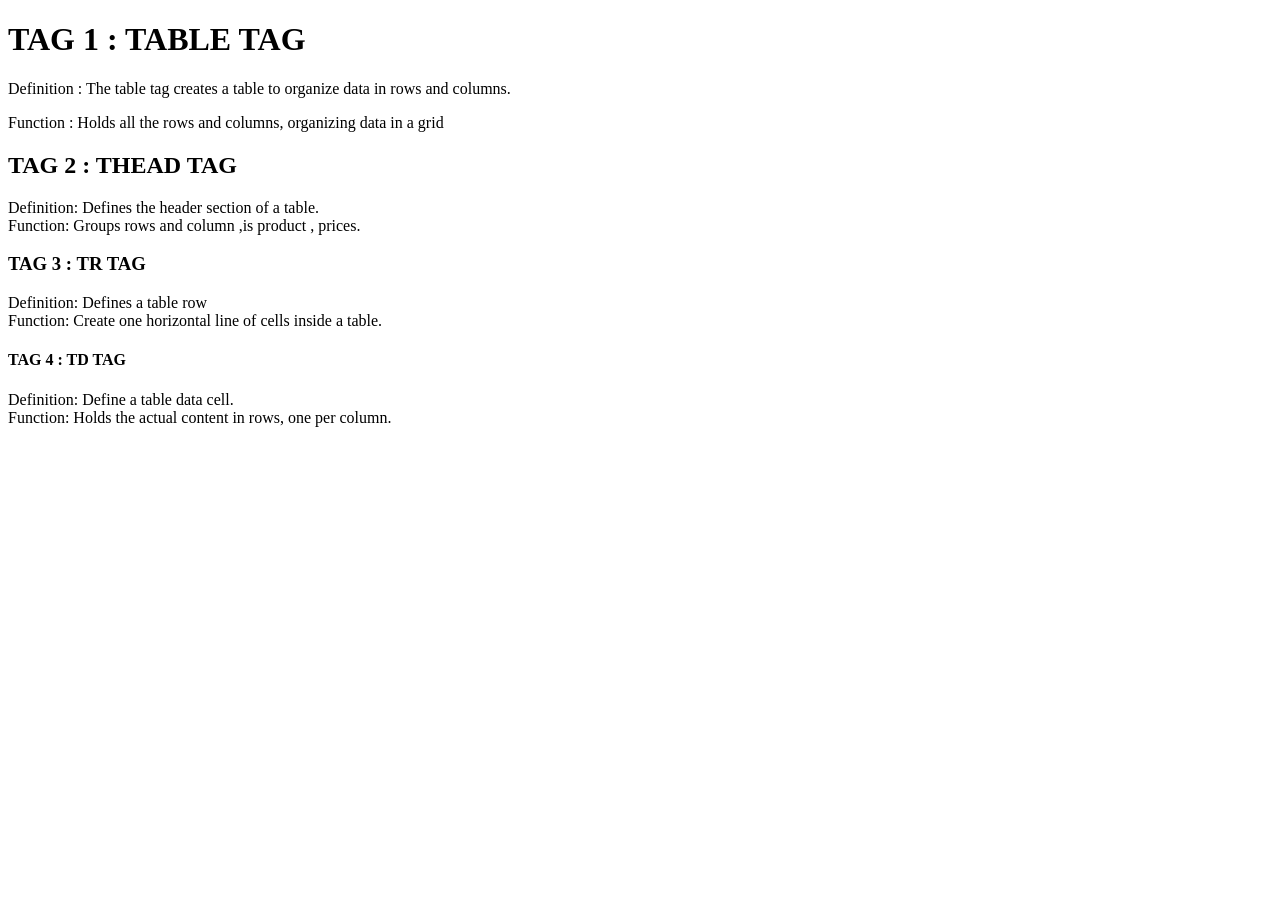
<file: Index.html>
<!DOCTYPE HTML>
<HTML lang ="en">
  <HEAD>
    <TITLE>HTML Basic Assignment </TITLE>
</HEAD>
<BODY>

    <H1> TAG 1 : TABLE TAG</H1>
    <p>Definition : The table tag creates a table to organize data in rows and columns.</p>
    Function : Holds all the rows and columns, organizing data in a grid </p>

    <H2> TAG 2 : THEAD TAG</H2>
    <p> Definition: Defines the header section of a table.<BR>
    Function: Groups rows and column ,is product , prices.
    
    <H3> TAG 3 : TR TAG</H3>
    <p>Definition: Defines a table row <BR>
    Function: Create one horizontal line of cells inside a table.

    <H4> TAG 4 : TD TAG </H4>
    <p> Definition: Define a table data cell.<BR>
    Function: Holds the actual content in rows, one per column.</p>    
   
</BODY>
</HTML>
</file>
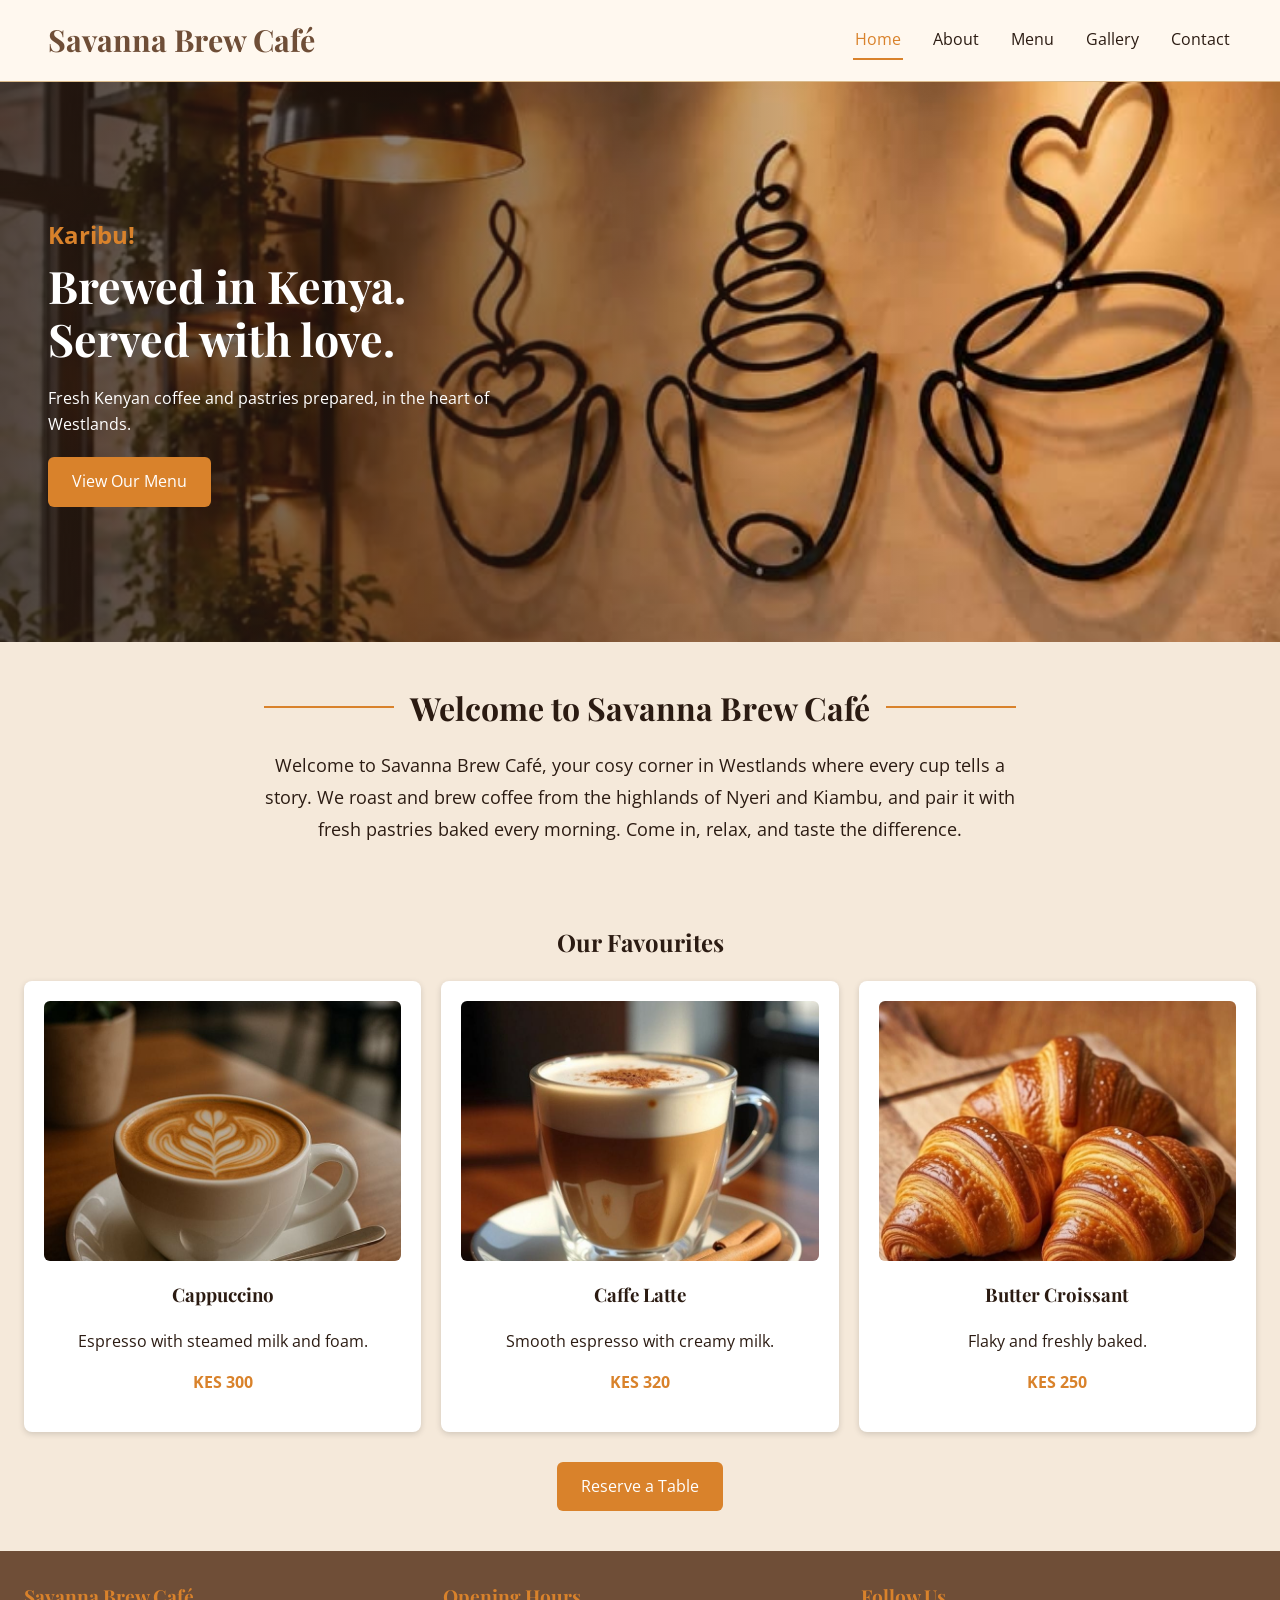
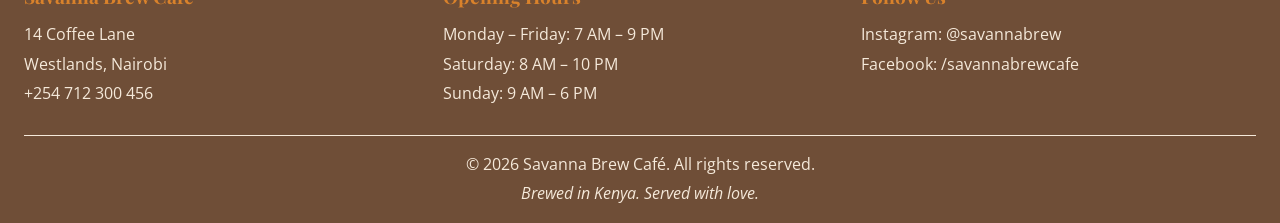
<file: index.html>
<!DOCTYPE html>
<html lang="en">
<head>
  <meta charset="UTF-8">
  <meta name="viewport" content="width=device-width, initial-scale=1.0">
  <title>Home | Savanna Brew Café</title>
    <link rel="stylesheet" href="css/style.css">
</head>
<body>

<header>
  <a href="index.html" class="logo">Savanna Brew Café</a>
  <nav>
    <a href="index.html" class="active">Home</a>
    <a href="about.html">About</a>
    <a href="menu.html">Menu</a>
    <a href="gallery.html">Gallery</a>
    <a href="contact.html">Contact</a>
  </nav>
</header>
  
    <main>

        <section class="hero">
      <p class="greeting">Karibu!</p>
      <h1>Brewed in Kenya. Served with love.</h1>
      <p class="hero-text">Fresh Kenyan coffee and pastries prepared, in the heart of Westlands.</p>
      <a href="menu.html" class="button">View Our Menu</a>
    </section>

    <section class="welcome">
      <h2>Welcome to Savanna Brew Café</h2>
      <p>Welcome to Savanna Brew Café, your cosy corner in Westlands where every cup tells a story. We roast and brew coffee from the highlands of Nyeri and Kiambu, and pair it with fresh pastries baked every morning. Come in, relax, and taste the difference.</p>
    </section>

    <section class="featured">
      <h2>Our Favourites</h2>

      <div class="cards">

                <article class="card">
          <img src="images/cappuccino.jpg" alt="A cup of cappuccino with creamy foam">
          <h3>Cappuccino</h3>
          <p>Espresso with steamed milk and foam.</p>
          <p class="price">KES 300</p>
        </article>

        <article class="card">
          <img src="images/latte.jpg" alt="A caffe latte with smooth milk art">
          <h3>Caffe Latte</h3>
          <p>Smooth espresso with creamy milk.</p>
          <p class="price">KES 320</p>
        </article>

        <article class="card">
          <img src="images/croissant.jpg" alt="Golden, flaky butter croissants">
          <h3>Butter Croissant</h3>
          <p>Flaky and freshly baked.</p>
          <p class="price">KES 250</p>
        </article>

      </div>

      <a href="contact.html" class="button">Reserve a Table</a>
    </section>

  </main>

    <footer>
  <div class="footer-columns">

    <div class="footer-col">
      <h2>Savanna Brew Café</h2>
      <p>14 Coffee Lane</p>
      <p>Westlands, Nairobi</p>
      <p>+254 712 300 456</p>
    </div>

    <div class="footer-col">
      <h2>Opening Hours</h2>
      <p>Monday – Friday: 7 AM – 9 PM</p>
      <p>Saturday: 8 AM – 10 PM</p>
      <p>Sunday: 9 AM – 6 PM</p>
    </div>

        <div class="footer-col">
      <h2>Follow Us</h2>
      <p>Instagram: @savannabrew</p>
      <p>Facebook: /savannabrewcafe</p>
        </div>

      </div>    
    
  
  <div class="footer-bottom">
     <p class="copyright">© 2026 Savanna Brew Café. All rights reserved.</p>
    <p class="tagline">Brewed in Kenya. Served with love.</p>   <span></span>
  </div>
</footer>

</body>
</html>
</file>
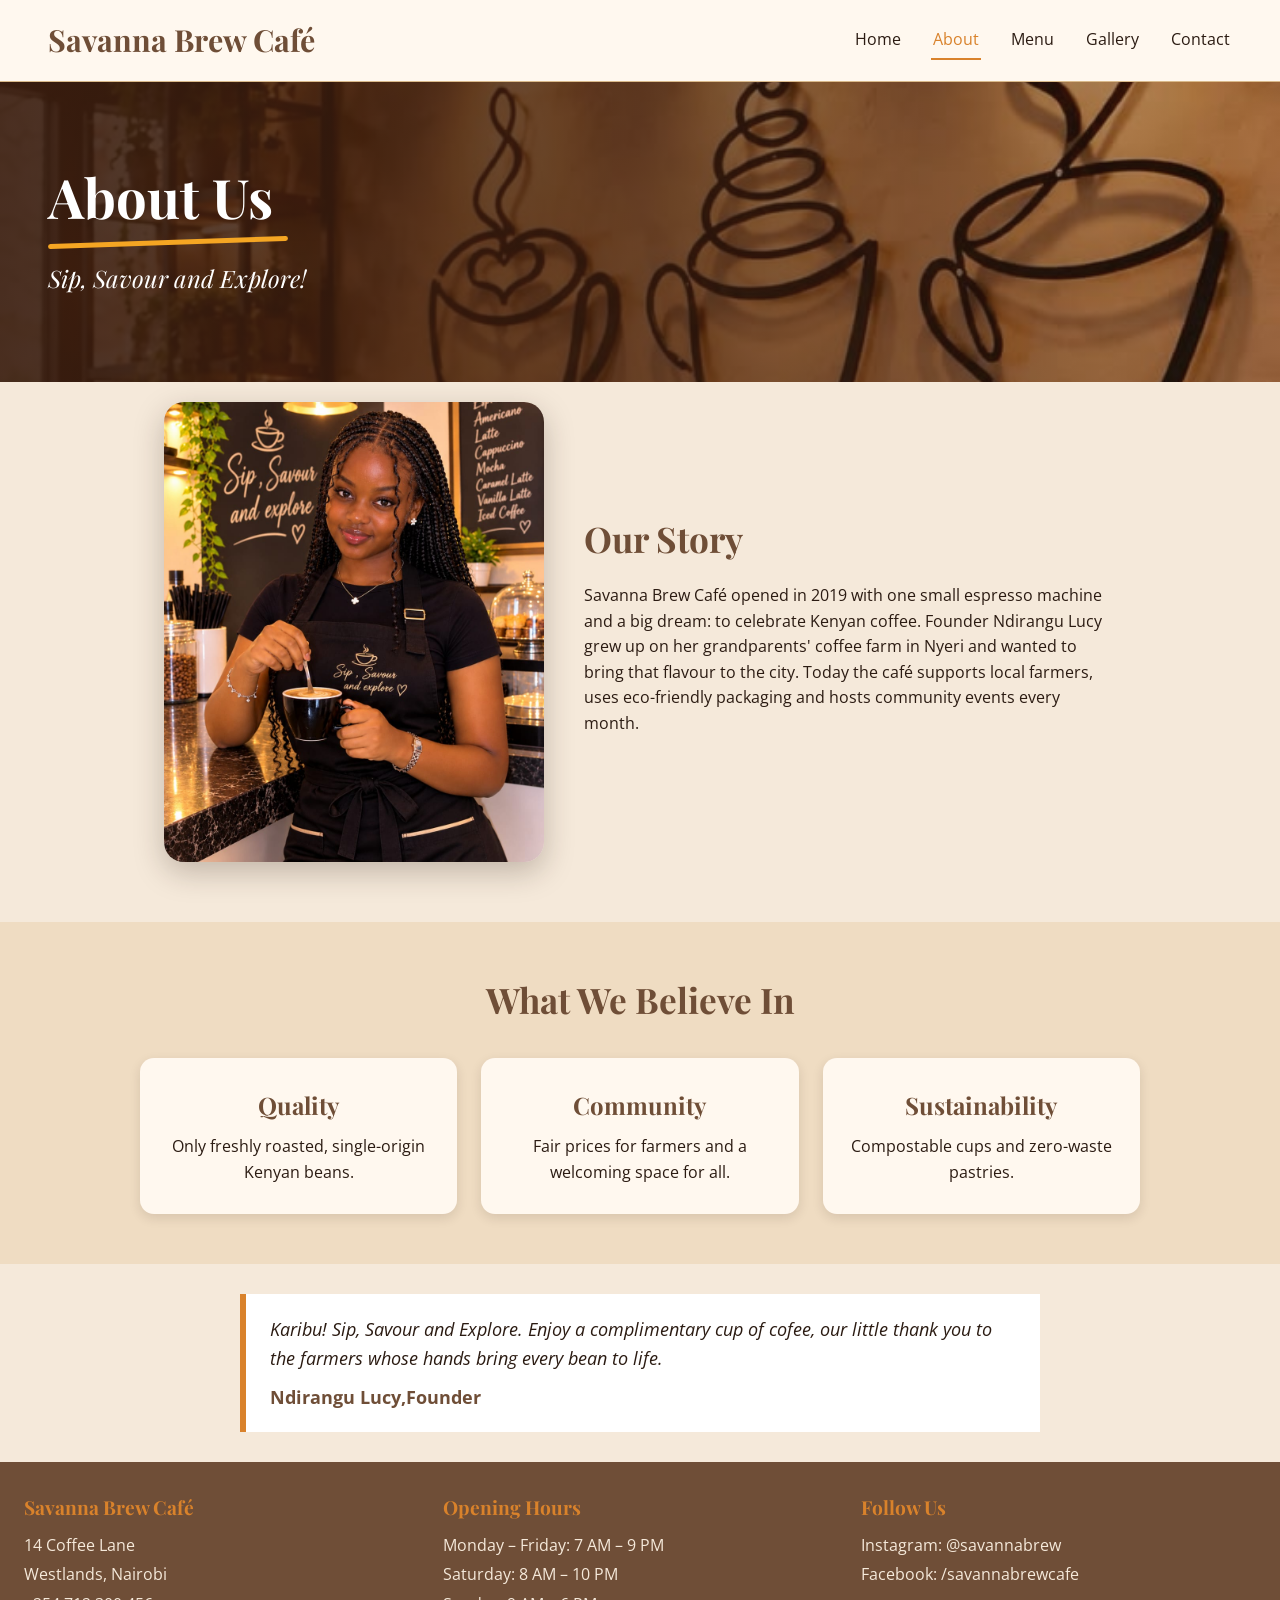
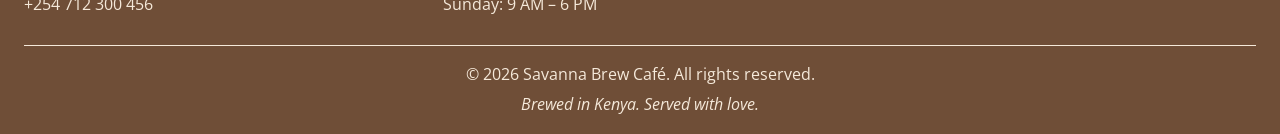
<file: about.html>
<!DOCTYPE html>
<html lang="en">
<head>
  <meta charset="UTF-8">
  <meta name="viewport" content="width=device-width, initial-scale=1.0">
  <title>About Us | Savanna Brew Café</title>
    <link rel="stylesheet" href="css/style.css">
</head>
<body>

   <header>
  <a href="index.html" class="logo">Savanna Brew Café</a>
  <nav>
    <a href="index.html">Home</a>
    <a href="about.html" class="active">About</a>
    <a href="menu.html">Menu</a>
    <a href="gallery.html">Gallery</a>
    <a href="contact.html">Contact</a>
  </nav>
</header>

    <main>

          <section class="page-hero">
      <h1>About Us</h1>
      <p>Sip, Savour and Explore!</p>
    </section>

    <section class="about-story">
      <img src="images/about-owner.jpg" alt="Ndirangu Lucy, founder of Savanna Brew Café, smiling behind the counter" class="owner-photo">

      <div class="story-text">
        <h2>Our Story</h2>
        <p>Savanna Brew Café opened in 2019 with one small espresso machine and a big dream: to celebrate Kenyan coffee. Founder Ndirangu Lucy grew up on her grandparents' coffee farm in Nyeri and wanted to bring that flavour to the city. Today the café supports local farmers, uses eco-friendly packaging and hosts community events every month.</p>
      </div>
    </section>

        <section class="values">
      <h2>What We Believe In</h2>

      <div class="value-cards">

        <article class="value-card">
          <h3>Quality</h3>
          <p>Only freshly roasted, single-origin Kenyan beans.</p>
        </article>

        <article class="value-card">
          <h3>Community</h3>
          <p>Fair prices for farmers and a welcoming space for all.</p>
        </article>

        <article class="value-card">
          <h3>Sustainability</h3>
          <p>Compostable cups and zero-waste pastries.</p>
        </article>

      </div>
    </section>

    <blockquote>
      Karibu!
      Sip, Savour and Explore.
      Enjoy a complimentary cup of cofee, our little thank you to the farmers whose hands bring every bean to life.
      <footer>Ndirangu Lucy,Founder</footer>
    </blockquote>

  </main>

    
   <footer>
  <div class="footer-columns">

    <div class="footer-col">
      <h2>Savanna Brew Café</h2>
      <p>14 Coffee Lane</p>
      <p>Westlands, Nairobi</p>
      <p>+254 712 300 456</p>
    </div>

    <div class="footer-col">
      <h2>Opening Hours</h2>
      <p>Monday – Friday: 7 AM – 9 PM</p>
      <p>Saturday: 8 AM – 10 PM</p>
      <p>Sunday: 9 AM – 6 PM</p>
    </div>

      <div class="footer-col">
      <h2>Follow Us</h2>
      <p>Instagram: @savannabrew</p>
      <p>Facebook: /savannabrewcafe</p>
        </div>

  </div>

  <div class="footer-bottom">
     <p class="copyright">© 2026 Savanna Brew Café. All rights reserved.</p>
    <p class="tagline">Brewed in Kenya. Served with love.</p>   <span></span>
  </div>
</footer>

</body>
</html>
</file>
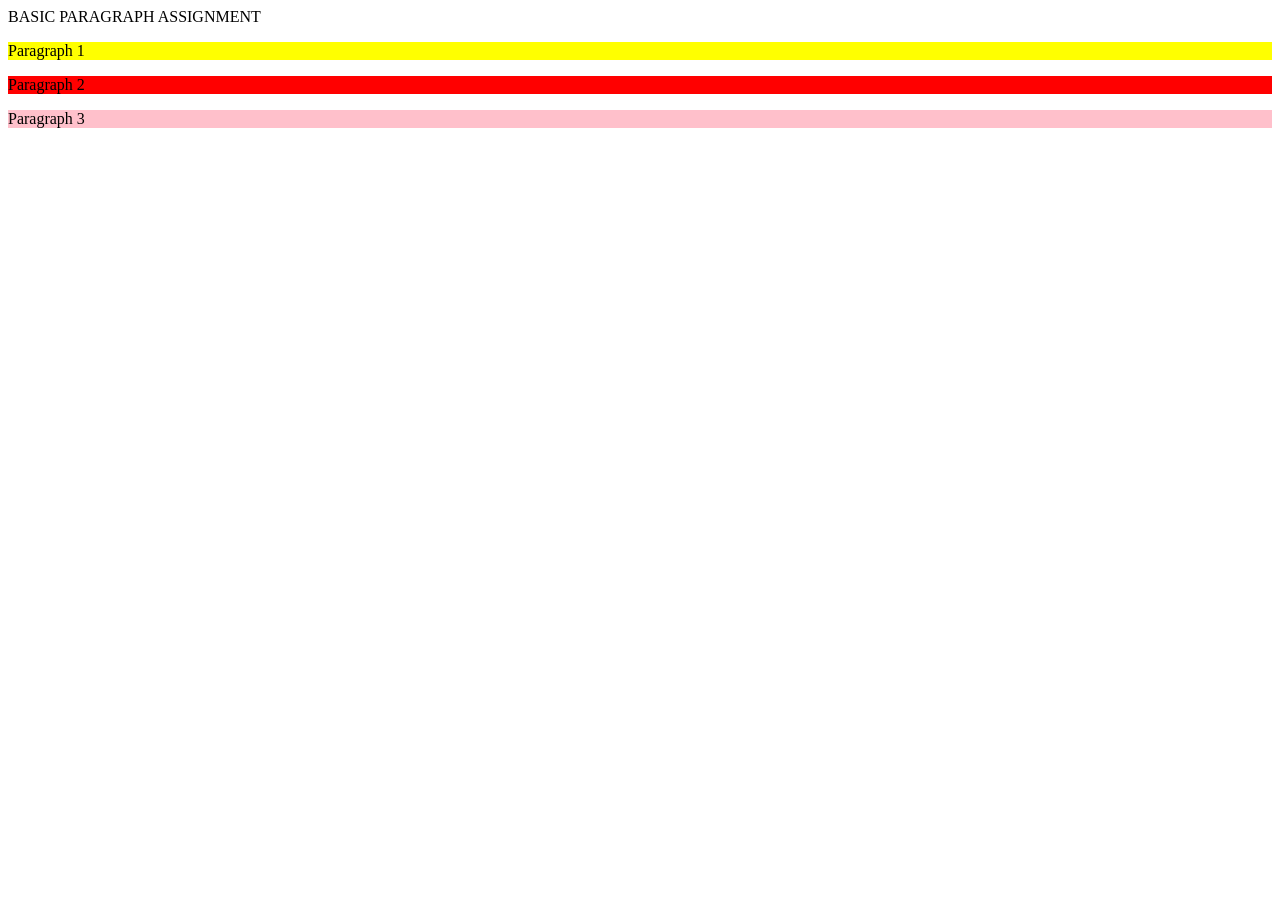
<file: color.html>
<!DOCTYPE HTML>
<HTML>
<HEAD> 
  <Tittle> BASIC PARAGRAPH ASSIGNMENT </Tittle>
<Body>
  <p style ="background-color:yellow;"> Paragraph 1 </p>
  <p style ="background-color:red; color orange;">Paragraph 2</P>
  <P style ="background-color:pink;  color orange;">Paragraph 3</P>
</Body>
</HTMl>
</file>
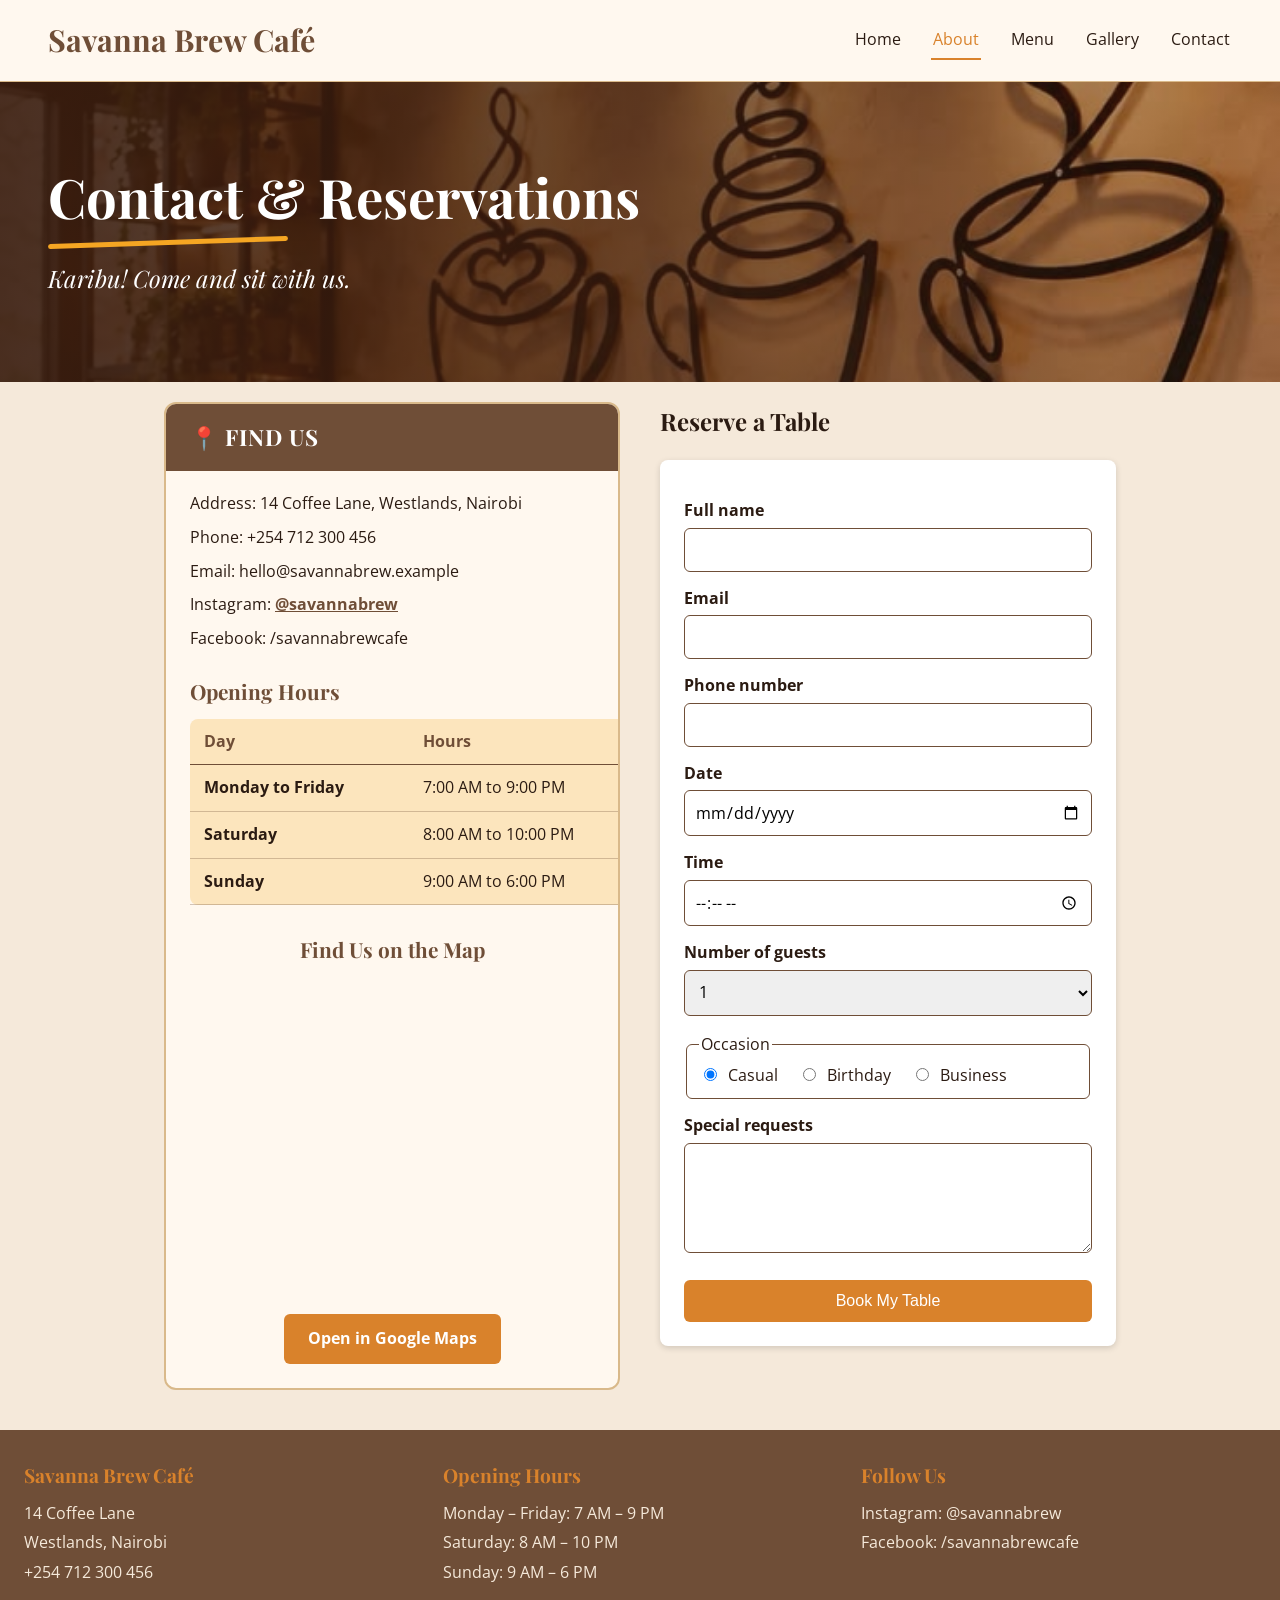
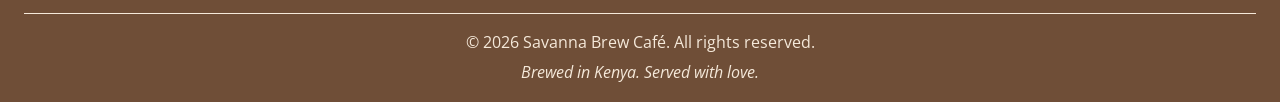
<file: contact.html>
<!DOCTYPE html>
<html lang="en">
<head>
  <meta charset="UTF-8">
  <meta name="viewport" content="width=device-width, initial-scale=1.0">
  <title>Contact & Reservations | Savanna Brew Café</title>
    <link rel="stylesheet" href="css/style.css">
</head>
<body>

   <header>
  <a href="index.html" class="logo">Savanna Brew Café</a>
  <nav>
    <a href="index.html">Home</a>
    <a href="about.html" class="active">About</a>
    <a href="menu.html">Menu</a>
    <a href="gallery.html">Gallery</a>
    <a href="contact.html">Contact</a>
  </nav>
</header>

    <main>

        <section class="page-hero">
      <h1>Contact & Reservations</h1>
      <p>Karibu! Come and sit with us.</p>
    </section>

    <div class="contact-layout">

      <section class="contact-info">
        <h2>Find Us</h2>
        <ul>
          <li>Address: 14 Coffee Lane, Westlands, Nairobi</li>
          <li>Phone: +254 712 300 456</li>
          <li>Email: hello@savannabrew.example</li>
          <li>Instagram: <a href="https://www.instagram.com/" target="_blank" rel="noopener">@savannabrew</a></li>
          <li>Facebook: /savannabrewcafe</li>
        </ul>

        <h2>Opening Hours</h2>
        <table class="hours-table">
          <thead>
            <tr>
              <th scope="col">Day</th>
              <th scope="col">Hours</th>
            </tr>
          </thead>
          <tbody>
            <tr>
              <th scope="row">Monday to Friday</th>
              <td>7:00 AM to 9:00 PM</td>
            </tr>
            <tr>
              <th scope="row">Saturday</th>
              <td>8:00 AM to 10:00 PM</td>
            </tr>
            <tr>
              <th scope="row">Sunday</th>
              <td>9:00 AM to 6:00 PM</td>
            </tr>
          </tbody>
        </table>

        <div class="map-block">
          <h2>Find Us on the Map</h2>
          <div class="map-wrapper">
            <iframe
              title="Map showing Savanna Brew Café in Westlands, Nairobi"
              src="https://www.google.com/maps?q=Westlands,+Nairobi,+Kenya&output=embed"
              loading="lazy"
              allowfullscreen>
            </iframe>
          </div>
          <a href="https://www.google.com/maps/search/?api=1&query=Westlands+Nairobi+Kenya" target="_blank" rel="noopener" class="button map-button">Open in Google Maps</a>
        </div>
      </section>           

      <section class="reservation">
        <h2>Reserve a Table</h2>
        <form action="#" method="post">

          <label for="name">Full name</label>
          <input type="text" id="name" name="name" required>

          <label for="email">Email</label>
          <input type="email" id="email" name="email" required>

          <label for="phone">Phone number</label>
          <input type="tel" id="phone" name="phone">

          <label for="date">Date</label>
          <input type="date" id="date" name="date" required>

          <label for="time">Time</label>
          <input type="time" id="time" name="time" required>

          <label for="guests">Number of guests</label>
          <select id="guests" name="guests">
            <option value="1">1</option>
            <option value="2">2</option>
            <option value="3">3</option>
            <option value="4">4</option>
            <option value="5">5</option>
            <option value="6">6</option>
            <option value="7">7</option>
            <option value="8">8</option>
            <option value="9">9</option>
            <option value="10">10</option>
          </select>

          <fieldset>
            <legend>Occasion</legend>
            <input type="radio" id="casual" name="occasion" value="casual" checked>
            <label for="casual">Casual</label>

            <input type="radio" id="birthday" name="occasion" value="birthday">
            <label for="birthday">Birthday</label>

            <input type="radio" id="business" name="occasion" value="business">
            <label for="business">Business</label>
          </fieldset>

          <label for="requests">Special requests</label>
          <textarea id="requests" name="requests" rows="4"></textarea>

          <button type="submit" class="button">Book My Table</button>

        </form>

      </section>
      
    </div>

  </main>  
 
   <footer>
  <div class="footer-columns">

    <div class="footer-col">
      <h2>Savanna Brew Café</h2>
      <p>14 Coffee Lane</p>
      <p>Westlands, Nairobi</p>
      <p>+254 712 300 456</p>
    </div>

    <div class="footer-col">
      <h2>Opening Hours</h2>
      <p>Monday – Friday: 7 AM – 9 PM</p>
      <p>Saturday: 8 AM – 10 PM</p>
      <p>Sunday: 9 AM – 6 PM</p>
    </div>

    <div class="footer-col">
      <h2>Follow Us</h2>
      <p>Instagram: @savannabrew</p>
      <p>Facebook: /savannabrewcafe</p>
        </div>

  </div>

  <div class="footer-bottom">
     <p class="copyright">© 2026 Savanna Brew Café. All rights reserved.</p>
    <p class="tagline">Brewed in Kenya. Served with love.</p>   <span></span>
  </div>
</footer>

</body>
</html>
</file>
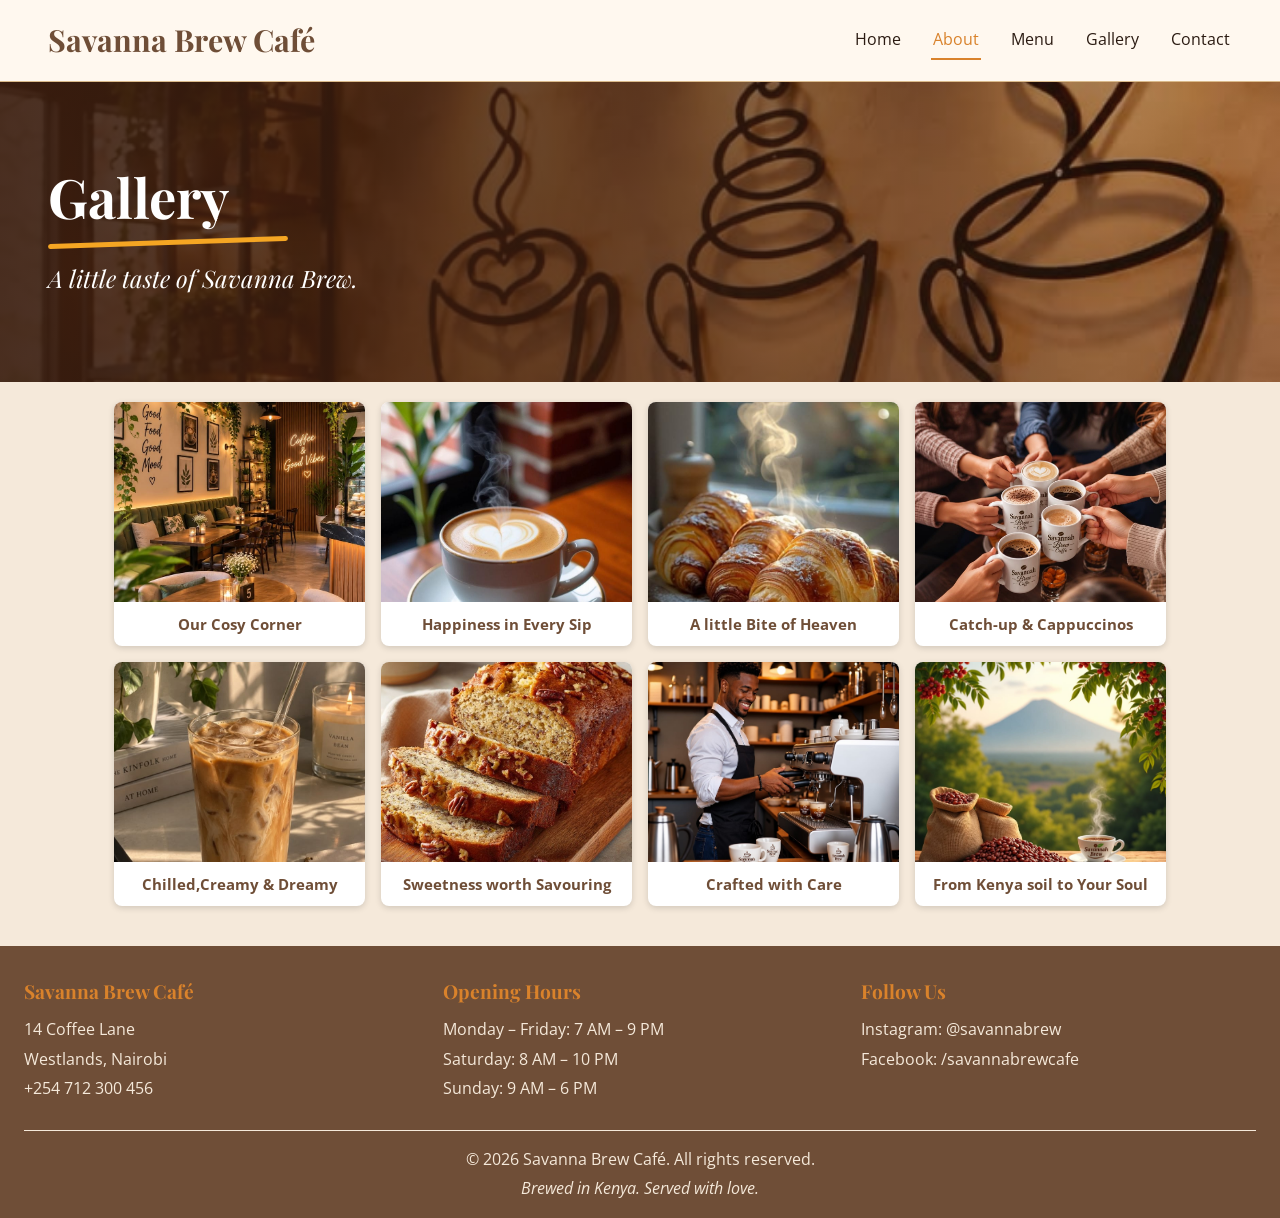
<file: gallery.html>
<!DOCTYPE html>
<html lang="en">
<head>
  <meta charset="UTF-8">
  <meta name="viewport" content="width=device-width, initial-scale=1.0">
  <title>Gallery | Savanna Brew Café</title>
    <link rel="stylesheet" href="css/style.css">
</head>
<body>
<header>
  <a href="index.html" class="logo">Savanna Brew Café</a>
  <nav>
    <a href="index.html">Home</a>
    <a href="about.html" class="active">About</a>
    <a href="menu.html">Menu</a>
    <a href="gallery.html">Gallery</a>
    <a href="contact.html">Contact</a>
  </nav>
</header>

    <main>

        <section class="page-hero">
      <h1>Gallery</h1>
      <p>A little taste of Savanna Brew.</p>
    </section>

    <div class="gallery">
      <div class="gallery-grid">

        <figure>
          <img src="images/gallery-1.jpg" alt="Cosy seating area inside Savanna Brew Café">
          <figcaption>Our Cosy Corner</figcaption>
        </figure>

        <figure>
          <img src="images/gallery-2.jpg" alt="A steaming cup of cappuccino with foam art">
          <figcaption>Happiness in Every Sip</figcaption>
        </figure>

        <figure>
          <img src="images/gallery-3.jpg" alt="Golden butter croissants on a wooden board">
          <figcaption>A little Bite of Heaven</figcaption>
        </figure>

        <figure>
          <img src="images/gallery-4.jpg" alt="Friends laughing together at a café table">
          <figcaption>Catch-up & Cappuccinos</figcaption>
        </figure>

        <figure>
          <img src="images/gallery-5.jpg" alt="Iced latte in a tall glass with ice">
          <figcaption>Chilled,Creamy & Dreamy</figcaption>
        </figure>

        <figure>
          <img src="images/gallery-6.jpg" alt="Slices of banana bread with walnuts">
          <figcaption>Sweetness worth Savouring</figcaption>
        </figure>

        <figure>
          <img src="images/gallery-7.jpg" alt="Barista pouring coffee behind the counter">
          <figcaption>Crafted with Care</figcaption>
        </figure>

        <figure>
          <img src="images/gallery-8.jpg" alt="Warm lighting and coffee beans at the café counter">
          <figcaption>From Kenya soil to Your Soul</figcaption>
        </figure>

      </div>
    </div>

  </main>

    <footer>
  <div class="footer-columns">

    <div class="footer-col">
      <h2>Savanna Brew Café</h2>
      <p>14 Coffee Lane</p>
      <p>Westlands, Nairobi</p>
      <p>+254 712 300 456</p>
    </div>

    <div class="footer-col">
      <h2>Opening Hours</h2>
      <p>Monday – Friday: 7 AM – 9 PM</p>
      <p>Saturday: 8 AM – 10 PM</p>
      <p>Sunday: 9 AM – 6 PM</p>
    </div>

       <div class="footer-col">
      <h2>Follow Us</h2>
      <p>Instagram: @savannabrew</p>
      <p>Facebook: /savannabrewcafe</p>
        </div>

  </div>

  <div class="footer-bottom">
     <p class="copyright">© 2026 Savanna Brew Café. All rights reserved.</p>
    <p class="tagline">Brewed in Kenya. Served with love.</p>   <span></span>
  </div>
</footer>

</body>
</html>
</file>
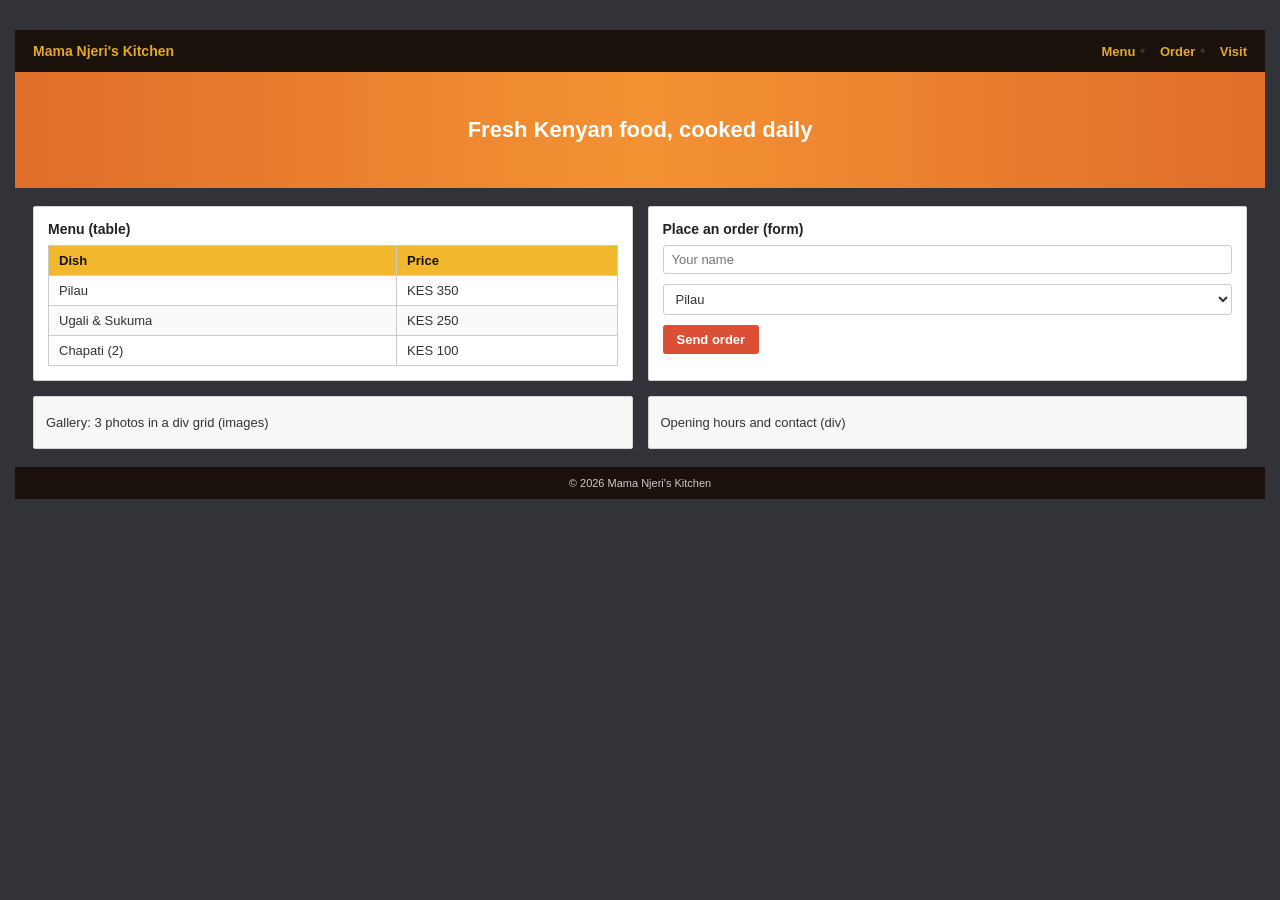
<file: mamanjeri.html>
<!DOCTYPE html>
<html lang="en">
<head>
    <meta charset="UTF-8">
    <meta name="viewport" content="width=device-width, initial-scale=1.0">
    <title>Document</title>
    <style>
        /* Base reset & body styling */
        * {
            box-sizing: border-box;
            margin: 0;
            padding: 0;
        }

        body {
            font-family: Arial, Helvetica, sans-serif;
            background-color: #313338;
            padding: 30px 15px;
            color: #333333;
        }

        
        /* Header Navigation */
        header {
            background-color: #1a110a;
            padding: 12px 18px;
            display: flex;
            justify-content: space-between;
            align-items: center;
        }

        header .brand {
            color: #e2a829;
            font-weight: bold;
            font-size: 14px;
        }

        header nav a {
            color: #e2a829;
            text-decoration: none;
            font-size: 13px;
            font-weight: bold;
            margin-left: 10px;
        }

        /* Hero Banner */
        .hero {
            background: linear-gradient(to right, #e06d2a, #f39233, #e06d2a);
            color: #ffffff;
            text-align: center;
            padding: 45px 20px;
            font-size: 22px;
            font-weight: bold;
        }

        /* Main Grid Content Area */
        .main-content {
            padding: 18px;
            display: grid;
            grid-template-columns: 1fr 1fr;
            gap: 15px;
        }

        .card {
            background-color: #ffffff;
            border: 1px solid #d3d3d3;
            padding: 14px;
            border-radius: 2px;
        }

        .card h3 {
            font-size: 14px;
            font-weight: bold;
            margin-bottom: 8px;
            color: #222222;
        }

        /* Menu Table Styling */
        table {
            width: 100%;
            border-collapse: collapse;
            font-size: 13px;
        }

        th, td {
            border: 1px solid #cccccc;
            padding: 7px 10px;
            text-align: left;
        }

        th {
            background-color: #f1b82d;
            color: #1a110a;
            font-weight: bold;
        }

        tbody tr:nth-child(even) {
            background-color: #fafafa;
        }

        /* Order Form Styling */
        .form-group {
            margin-bottom: 10px;
        }

        input[type="text"], select {
            width: 100%;
            padding: 6px 8px;
            font-size: 13px;
            border: 1px solid #cccccc;
            border-radius: 3px;
            background-color: #ffffff;
            color: #333333;
        }

        button {
            background-color: #da4f36;
            color: #ffffff;
            border: none;
            padding: 7px 14px;
            font-size: 13px;
            font-weight: bold;
            border-radius: 3px;
            cursor: pointer;
        }

        /* Footer Placeholders (Gallery & Contact) */
        .info-box {
            background-color: #f7f7f5;
            border: 1px solid #d3d3d3;
            padding: 18px 12px;
            font-size: 13px;
            color: #333333;
            border-radius: 2px;
        }

        /* Footer Copyright */
        footer {
            background-color: #1a110a;
            color: #cccccc;
            text-align: center;
            padding: 10px;
            font-size: 11px;
        }
    </style>
    </style>
</head>
<body>

    <div class="preview-card">
        <!-- Header -->
        <header>
            <div class="brand">Mama Njeri's Kitchen</div>
            <nav>
                <a href="#">Menu</a> • 
                <a href="#">Order</a> • 
                <a href="#">Visit</a>
            </nav>
        </header>

        <!-- Hero Section -->
        <section class="hero">
            Fresh Kenyan food, cooked daily
        </section>

        <!-- Main Grid Layout -->
        <div class="main-content">
            <!-- Table Box -->
            <div class="card">
                <h3>Menu (table)</h3>
                <table>
                    <thead>
                        <tr>
                            <th>Dish</th>
                            <th>Price</th>
                        </tr>
                    </thead>
                    <tbody>
                        <tr>
                            <td>Pilau</td>
                            <td>KES 350</td>
                        </tr>
                        <tr>
                            <td>Ugali & Sukuma</td>
                            <td>KES 250</td>
                        </tr>
                        <tr>
                            <td>Chapati (2)</td>
                            <td>KES 100</td>
                        </tr>
                    </tbody>
                </table>
            </div>

            <!-- Form Box -->
            <div class="card">
                <h3>Place an order (form)</h3>
                <form action="#">
                    <div class="form-group">
                        <input type="text" placeholder="Your name" required>
                    </div>
                    <div class="form-group">
                        <select required>
                            <option value="pilau">Pilau</option>
                            <option value="ugali-sukuma">Ugali & Sukuma</option>
                            <option value="chapati">Chapati (2)</option>
                        </select>
                    </div>
                    <button type="submit">Send order</button>
                </form>
            </div>

            <!-- Gallery Placeholder Box -->
            <div class="info-box">
                Gallery: 3 photos in a div grid (images)
            </div>

            <!-- Hours & Contact Box -->
            <div class="info-box">
                Opening hours and contact (div)
            </div>
        </div>

        <!-- Footer -->
        <footer>
            &copy; 2026 Mama Njeri's Kitchen
        </footer>
    </div>

</body>
</html>
</file>
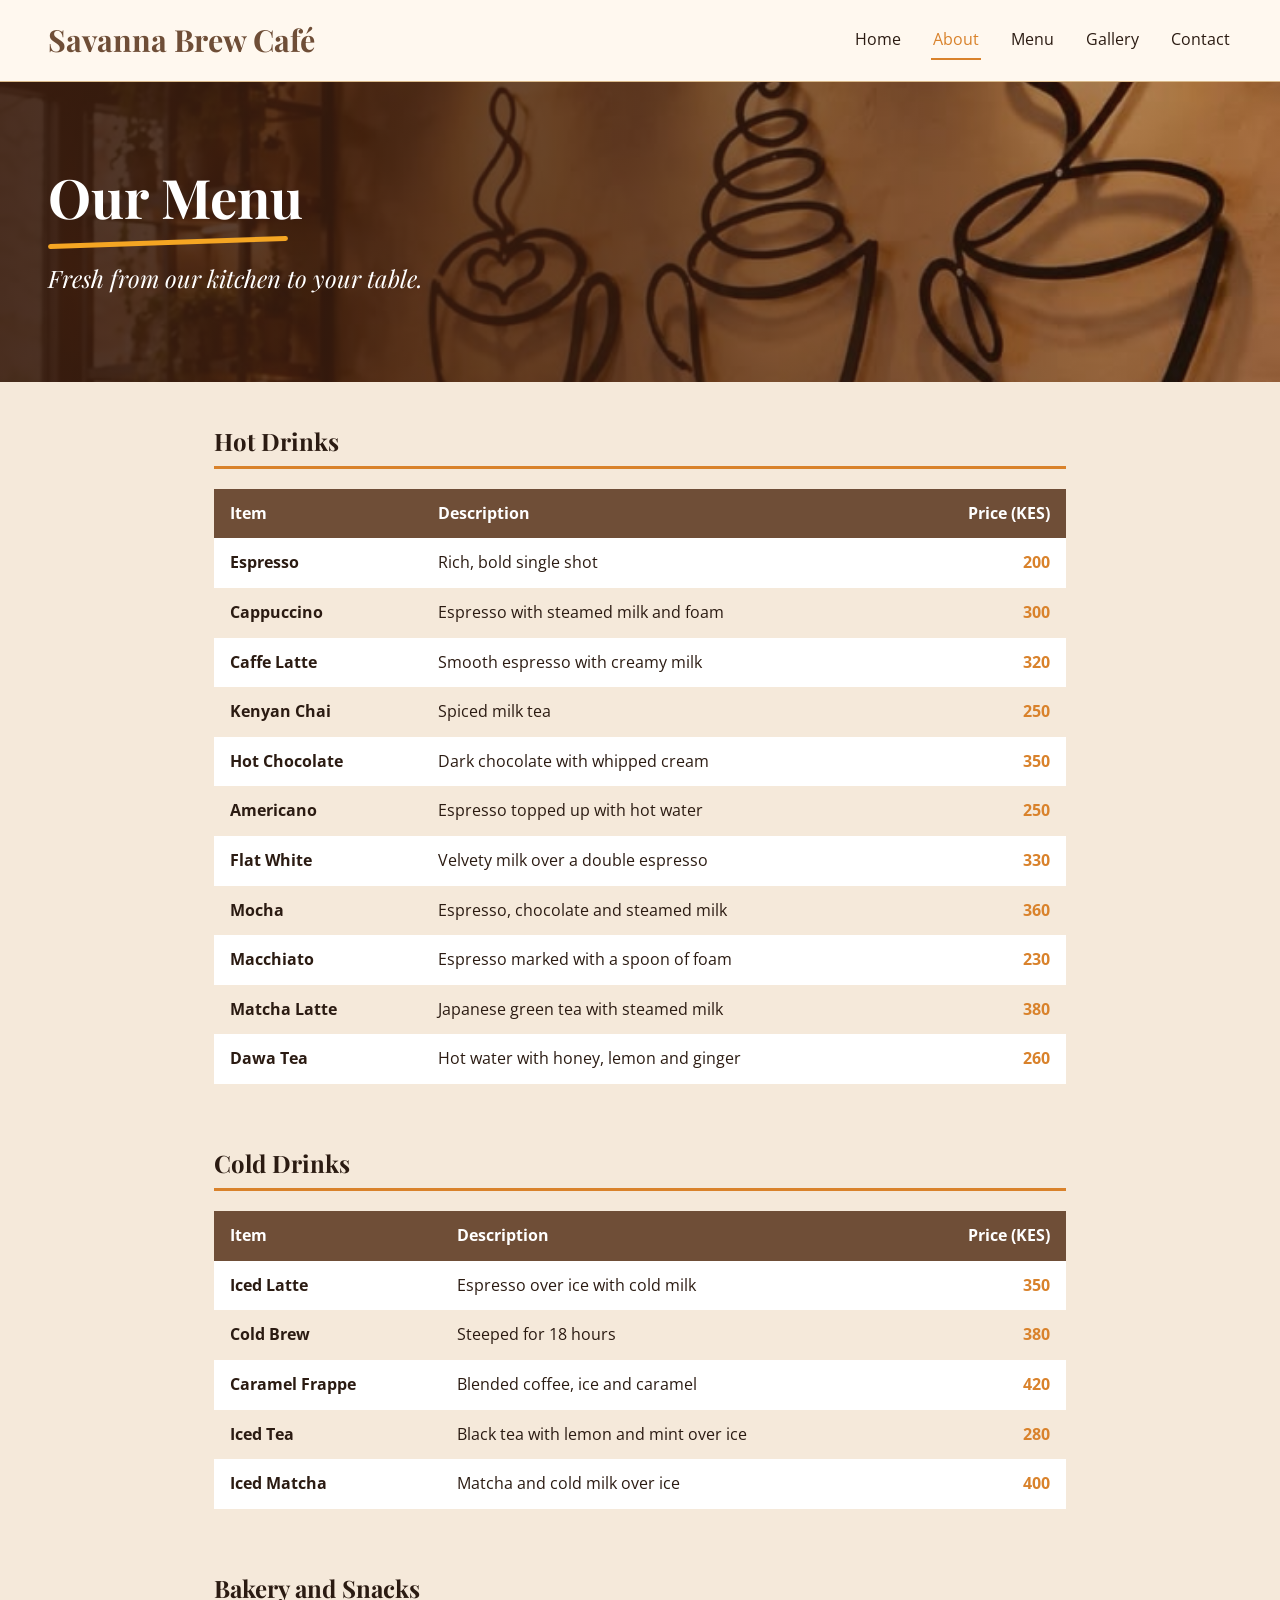
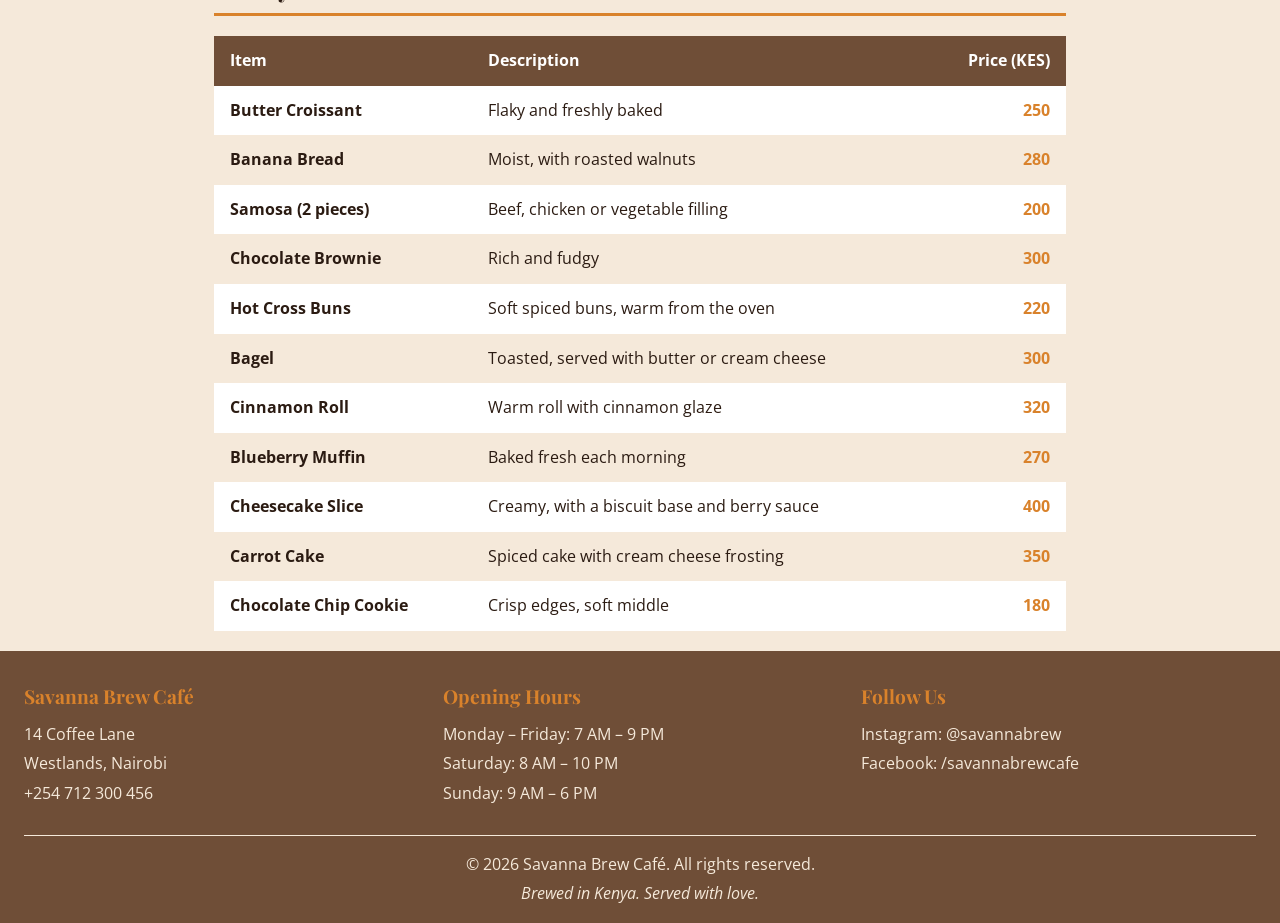
<file: menu.html>
<!DOCTYPE html>
<html lang="en">
<head>
  <meta charset="UTF-8">
  <meta name="viewport" content="width=device-width, initial-scale=1.0">
  <title>Menu | Savanna Brew Café</title>
    <link rel="stylesheet" href="css/style.css">
</head>
<body>

   <header>
  <a href="index.html" class="logo">Savanna Brew Café</a>
  <nav>
    <a href="index.html">Home</a>
    <a href="about.html" class="active">About</a>
    <a href="menu.html">Menu</a>
    <a href="gallery.html">Gallery</a>
    <a href="contact.html">Contact</a>
  </nav>
</header>

    <main>

        <section class="page-hero">
      <h1>Our Menu</h1>
      <p>Fresh from our kitchen to your table.</p>
    </section>

    <section class="menu-section">
      <h2>Hot Drinks</h2>
      <div class="table-wrapper">
        <table class="menu-table">
          <thead>
            <tr>
              <th scope="col">Item</th>
              <th scope="col">Description</th>
              <th scope="col">Price (KES)</th>
            </tr>
          </thead>
          <tbody>
            <tr>
              <th scope="row">Espresso</th>
              <td>Rich, bold single shot</td>
              <td class="price">200</td>
            </tr>
            <tr>
              <th scope="row">Cappuccino</th>
              <td>Espresso with steamed milk and foam</td>
              <td class="price">300</td>
            </tr>
            <tr>
              <th scope="row">Caffe Latte</th>
              <td>Smooth espresso with creamy milk</td>
              <td class="price">320</td>
            </tr>
            <tr>
              <th scope="row">Kenyan Chai</th>
              <td>Spiced milk tea</td>
              <td class="price">250</td>
            </tr>
            <tr>
              <th scope="row">Hot Chocolate</th>
              <td>Dark chocolate with whipped cream</td>
              <td class="price">350</td>
            </tr>
                        <tr>
              <th scope="row">Americano</th>
              <td>Espresso topped up with hot water</td>
              <td class="price">250</td>
            </tr>
            <tr>
              <th scope="row">Flat White</th>
              <td>Velvety milk over a double espresso</td>
              <td class="price">330</td>
            </tr>
            <tr>
              <th scope="row">Mocha</th>
              <td>Espresso, chocolate and steamed milk</td>
              <td class="price">360</td>
            </tr>
            <tr>
              <th scope="row">Macchiato</th>
              <td>Espresso marked with a spoon of foam</td>
              <td class="price">230</td>
            </tr>
             <tr>
              <th scope="row">Matcha Latte</th>
              <td>Japanese green tea with steamed milk</td>
              <td class="price">380</td>
            </tr>
            <tr>
              <th scope="row">Dawa Tea</th>
              <td>Hot water with honey, lemon and ginger</td>
              <td class="price">260</td>
            </tr>
          </tbody>
        </table>
      </div>
    </section>

    <section class="menu-section">
      <h2>Cold Drinks</h2>
      <div class="table-wrapper">
        <table class="menu-table">
          <thead>
            <tr>
              <th scope="col">Item</th>
              <th scope="col">Description</th>
              <th scope="col">Price (KES)</th>
            </tr>
          </thead>
          <tbody>
            <tr>
              <th scope="row">Iced Latte</th>
              <td>Espresso over ice with cold milk</td>
              <td class="price">350</td>
            </tr>
            <tr>
              <th scope="row">Cold Brew</th>
              <td>Steeped for 18 hours</td>
              <td class="price">380</td>
            </tr>
            <tr>
              <th scope="row">Caramel Frappe</th>
              <td>Blended coffee, ice and caramel</td>
              <td class="price">420</td>
           </tr>                                      
            <tr>
              <th scope="row">Iced Tea</th>
              <td>Black tea with lemon and mint over ice</td>
              <td class="price">280</td>
            </tr>
            <tr>
              <th scope="row">Iced Matcha</th>
              <td>Matcha and cold milk over ice</td>
              <td class="price">400</td>
            </tr>
          </tbody>
        </table>
      </div>
    </section>

    <section class="menu-section">
      <h2>Bakery and Snacks</h2>
      <div class="table-wrapper">
        <table class="menu-table">
          <thead>
            <tr>
              <th scope="col">Item</th>
              <th scope="col">Description</th>
              <th scope="col">Price (KES)</th>
            </tr>
          </thead>
          <tbody>
            <tr>
              <th scope="row">Butter Croissant</th>
              <td>Flaky and freshly baked</td>
              <td class="price">250</td>
            </tr>
            <tr>
              <th scope="row">Banana Bread</th>
              <td>Moist, with roasted walnuts</td>
              <td class="price">280</td>
            </tr>
            <tr>
              <th scope="row">Samosa (2 pieces)</th>
              <td>Beef, chicken or vegetable filling</td>
              <td class="price">200</td>
            </tr>
            <tr>
              <th scope="row">Chocolate Brownie</th>
              <td>Rich and fudgy</td>
              <td class="price">300</td>
            </tr>
                        <tr>
              <th scope="row">Hot Cross Buns</th>
              <td>Soft spiced buns, warm from the oven</td>
              <td class="price">220</td>
            </tr>
            <tr>
              <th scope="row">Bagel</th>
              <td>Toasted, served with butter or cream cheese</td>
              <td class="price">300</td>
            </tr>
            <tr>
              <th scope="row">Cinnamon Roll</th>
              <td>Warm roll with cinnamon glaze</td>
              <td class="price">320</td>
            </tr>
            <tr>
              <th scope="row">Blueberry Muffin</th>
              <td>Baked fresh each morning</td>
              <td class="price">270</td>
            </tr>
            <tr>
              <th scope="row">Cheesecake Slice</th>
              <td>Creamy, with a biscuit base and berry sauce</td>
              <td class="price">400</td>
            </tr>
            <tr>
              <th scope="row">Carrot Cake</th>
              <td>Spiced cake with cream cheese frosting</td>
              <td class="price">350</td>
            </tr>
            <tr>
              <th scope="row">Chocolate Chip Cookie</th>
              <td>Crisp edges, soft middle</td>
              <td class="price">180</td>
            </tr>
          </tbody>
        </table>
      </div>
    </section>

  </main>

 <footer>
  <div class="footer-columns">

    <div class="footer-col">
      <h2>Savanna Brew Café</h2>
      <p>14 Coffee Lane</p>
      <p>Westlands, Nairobi</p>
      <p>+254 712 300 456</p>
    </div>

    <div class="footer-col">
      <h2>Opening Hours</h2>
      <p>Monday – Friday: 7 AM – 9 PM</p>
      <p>Saturday: 8 AM – 10 PM</p>
      <p>Sunday: 9 AM – 6 PM</p>
    </div>

      <div class="footer-col">
      <h2>Follow Us</h2>
      <p>Instagram: @savannabrew</p>
      <p>Facebook: /savannabrewcafe</p>
        </div>
  </div>

  <div class="footer-bottom">
     <p class="copyright">© 2026 Savanna Brew Café. All rights reserved.</p>
    <p class="tagline">Brewed in Kenya. Served with love.</p>   <span></span>
  </div>
</footer>

</body>
</html>
</file>
<file: css/style.css>
/* ===== FONTS (Google Fonts) ===== */
@import url("https://fonts.googleapis.com/css2?family=Open+Sans:wght@400;700&family=Playfair+Display:wght@700&display=swap");

/* ===== COLOUR PALETTE ===== */
:root {
  --primary: #6F4E37;     /* coffee brown */
  --secondary: #F5E9DA;   /* cream */
  --accent: #D9822B;      /* savanna orange */
  --dark-text: #2B1B12;   /* dark brown for text */
  --white: #FFFFFF;       /* white */
}

/* ===== BASE STYLES ===== */
* {
  box-sizing: border-box;
}

body {
  margin: 0;
  background-color: var(--secondary);
  color: var(--dark-text);
  font-family: "Open Sans", Arial, sans-serif;
  font-size: 16px;
  line-height: 1.6;
}

h1, h2, h3 {
  font-family: "Playfair Display", Georgia, serif;
}

/* ===== HEADER AND NAVIGATION ===== */
/* Flexbox: café name on the left, links on the right */
header {
  display: flex;
  justify-content: space-between;
  align-items: center;
  background-color: #FFF8EF;
  border-bottom: 1px solid #D9B98A;
  padding: 16px 48px;
}

.logo {
  font-family: "Playfair Display", Georgia, serif;
  font-size: 1.9rem;
  font-weight: bold;
  color: var(--primary);
  text-decoration: none;
}

nav {
  display: flex;
  gap: 28px;
}

nav a {
  color: var(--dark-text);
  text-decoration: none;
  padding: 6px 2px;
  border-bottom: 2px solid transparent;
  transition: color 0.3s, border-color 0.3s;
}

nav a:hover,
nav a:focus {
  color: var(--accent);
}

/* The page you are on */
nav a.active {
  color: var(--accent);
  border-bottom-color: var(--accent);
}

/* ===== BUTTONS ===== */
.button {
  display: inline-block;
  background-color: var(--accent);
  color: var(--white);
  padding: 12px 24px;
  border: none;
  border-radius: 6px;
  text-decoration: none;
  font-size: 1rem;
  cursor: pointer;
  transition: background-color 0.3s, transform 0.3s;
}

.button:hover,
.button:focus {
  background-color: var(--primary);
  transform: translateY(-2px);
}

/* ===== PAGE HEADINGS (About, Menu, Gallery, Contact) ===== */
main > h1 {
  text-align: center;
  margin: 0;
  padding: 40px 24px 10px;
}

/* ===== HOME PAGE: HERO ===== */
/* The dark layer fades out to the right, so the wall art stays bright */
.hero {
  background:
    linear-gradient(to right, rgba(43, 27, 18, 0.8) 0%, rgba(43, 27, 18, 0.45) 45%, rgba(43, 27, 18, 0) 75%),
    url("../images/hero.jpg") center 28% / cover no-repeat;
  background-color: var(--primary);
  color: var(--white);
  display: flex;
  flex-direction: column;
  align-items: flex-start;
  justify-content: center;
  min-height: 560px;
  padding: 60px 48px;
  text-align: left;
}

.hero p {
  max-width: 460px;
  margin: 0 0 20px;
}

.hero .greeting {
  margin: 0 0 4px;
  font-size: 1.5rem;
  font-weight: bold;
  color: var(--accent);
}

.hero .subline {
  margin: 0 0 16px;
  font-size: 1.15rem;
  letter-spacing: 1px;
  text-transform: uppercase;
}

.hero h1 {
  max-width: 460px;
  font-size: 2.8rem;
  line-height: 1.2;
  margin: 0 0 20px;
}

/* ===== HOME PAGE: WELCOME TEXT ===== */
.welcome {
  max-width: 800px;
  margin: 0 auto;
  padding: 40px 24px 0;
  text-align: center;
}

.welcome h2 {
  display: flex;
  align-items: center;
  gap: 16px;
  margin: 0 0 12px;
  font-size: 2rem;
}

/* The orange lines on each side of the heading */
.welcome h2::before,
.welcome h2::after {
  content: "";
  flex: 1;
  height: 2px;
  background-color: var(--accent);
}

.welcome p {
  font-size: 1.1rem;
  line-height: 1.8;
}

/* ===== HOME PAGE: FEATURED CARDS ===== */
.featured {
  padding: 40px 24px;
  text-align: center;
}

/* Flexbox: three cards side by side, equal width */
.cards {
  display: flex;
  gap: 20px;
  margin-bottom: 30px;
}

.card {
  flex: 1;
  background-color: var(--white);
  padding: 20px;
  border-radius: 8px;
  box-shadow: 0 2px 6px rgba(0, 0, 0, 0.15);
  transition: transform 0.3s, box-shadow 0.3s;
}

.card:hover {
  transform: translateY(-8px);
  box-shadow: 0 10px 20px rgba(0, 0, 0, 0.25);
}

.card img {
  display: block;
  width: 100%;
  height: 260px;
  object-fit: cover;
  border-radius: 6px;
  margin-bottom: 6px;
}

.price {
  color: var(--accent);
  font-weight: bold;
}

/* ===== ABOUT PAGE ===== */
/* Flexbox: photo on the left, story on the right */
.about-story {
  display: flex;
  align-items: center;
  gap: 40px;
  max-width: 1000px;
  margin: 0 auto;
  padding: 20px 24px;
}

.owner-photo {
  width: 380px;
  height: 460px;
  object-fit: cover;
  border-radius: 20px;
  box-shadow: 0 10px 30px rgba(43, 27, 18, 0.25);
  flex-shrink: 0;
}

.story-text {
  flex: 1;
}

.story-text h2 {
  margin: 0 0 16px;
  font-size: 2.2rem;
  color: var(--primary);
}


.values {
  margin: 40px 0 0;
  padding: 50px 24px;
  background-color: #EFDCC2;
}

.values h2 {
  margin: 0 0 30px;
  text-align: center;
  font-size: 2.2rem;
  color: var(--primary);
}

/* Grid: three equal cards side by side */
.value-cards {
  display: grid;
  grid-template-columns: repeat(3, 1fr);
  gap: 24px;
  max-width: 1000px;
  margin: 0 auto;
}

.value-card {
  background-color: #FFF8EF;
  padding: 28px 24px;
  border-radius: 14px;
  text-align: center;
  box-shadow: 0 4px 12px rgba(43, 27, 18, 0.12);
  transition: transform 0.3s, box-shadow 0.3s;
}

.value-card:hover {
  transform: translateY(-6px);
  box-shadow: 0 10px 20px rgba(43, 27, 18, 0.2);
}

.value-card h3 {
  margin: 0 0 10px;
  font-size: 1.5rem;
  color: var(--primary);
}

.value-card p {
  margin: 0;
}

/* ===== ABOUT PAGE: OWNER QUOTE ===== */
blockquote {
  max-width: 800px;
  margin: 30px auto;
  padding: 20px 24px;
  background-color: var(--white);
  border-left: 6px solid var(--accent);
  font-style: italic;
  font-size: 1.15rem;
}

/* The name line in the quote uses <footer>, so we cancel the page footer style */
blockquote footer {
  background: none;
  color: var(--primary);
  padding: 0;
  margin-top: 10px;
  font-style: normal;
  font-weight: bold;
}

/* ===== MENU PAGE ===== */
.menu-section {
  max-width: 900px;
  margin: 0 auto;
  padding: 20px 24px;
}

.menu-section h2 {
  border-bottom: 3px solid var(--accent);
  padding-bottom: 6px;
}

/* Tables scroll sideways inside this box on small screens */
.table-wrapper {
  overflow-x: auto;
}

.menu-table {
  width: 100%;
  border-collapse: collapse;
  background-color: var(--white);
}

.menu-table th,
.menu-table td {
  padding: 12px 16px;
  text-align: left;
}

.menu-table thead th {
  background-color: var(--primary);
  color: var(--white);
}

/* Zebra stripes: every second row is cream */
.menu-table tbody tr:nth-child(even) {
  background-color: var(--secondary);
}

.menu-table tbody tr {
  transition: background-color 0.3s;
}

.menu-table tbody tr:hover {
  background-color: #EBD3B3;
}

/* Prices on the right */
.menu-table td.price,
.menu-table thead th:last-child {
  text-align: right;
}

/* ===== GALLERY PAGE ===== */
/* CSS Grid: 4 equal columns on desktop */
.gallery {
  max-width: 1100px;
  margin: 0 auto;
  padding: 20px 24px 40px;
}

.gallery-grid {
  display: grid;
  grid-template-columns: repeat(4, 1fr);
  gap: 16px;
}

.gallery-grid figure {
  margin: 0;
  background-color: var(--white);
  border-radius: 8px;
  overflow: hidden;
  box-shadow: 0 2px 6px rgba(0, 0, 0, 0.15);
}

.gallery-grid img {
  display: block;
  width: 100%;
  height:200px;
  object-fit: cover;
  transition: transform 0.4s;
}

/* Zoom when the mouse is over a photo */
.gallery-grid figure:hover img {
  transform: scale(1.1);
}

.gallery-grid figcaption {
  padding: 10px;
  text-align: center;
  font-size: 0.95rem;
  color: var(--primary);
  font-weight: bold;
}

/* ===== CONTACT PAGE: LAYOUT ===== */
/* CSS Grid: Find Us on the left, booking form on the right */
.contact-layout {
  display: grid;
  grid-template-columns: 1fr 1fr;
  gap: 40px;
  align-items: start;
  max-width: 1000px;
  margin: 0 auto;
  padding: 20px 24px 40px;
}

/* ===== CONTACT PAGE: FIND US CARD ===== */
.contact-info {
  background-color: #FFF8EF;
  border: 2px solid #D9B98A;
  border-radius: 12px;
  overflow: hidden;
  padding: 0 0 24px;
}

/* Everything inside the card sits inside a margin */
.contact-info > * {
  margin-left: 24px;
  margin-right: 24px;
}

/* "Find Us" becomes the brown header bar */
.contact-info > h2:first-child {
  margin: 0 0 20px;
  padding: 16px 24px;
  background-color: var(--primary);
  color: var(--white);
  text-transform: uppercase;
  letter-spacing: 1px;
  font-size: 1.4rem;
}

.contact-info > h2:first-child::before {
  content: "📍 ";
}

.contact-info ul {
  list-style: none;
  padding: 0;
}

.contact-info li {
  margin-bottom: 8px;
}

.contact-info a {
  color: var(--primary);
  font-weight: bold;
  transition: color 0.3s;
}

.contact-info a:hover,
.contact-info a:focus {
  color: var(--accent);
}

.contact-info > h2:not(:first-child) {
  margin-top: 24px;
  margin-bottom: 10px;
  font-size: 1.3rem;
  color: var(--primary);
}

/* Opening hours table: peach box with light lines */
.hours-table {
  width: 100%;
  border-collapse: collapse;
  background-color: #FCE5BD;
  border-radius: 8px;
}

.hours-table th,
.hours-table td {
  padding: 10px 14px;
  text-align: left;
  border-bottom: 1px solid rgba(111, 78, 55, 0.3);
}

.hours-table thead th {
  color: var(--primary);
  border-bottom: 1px solid var(--primary);
}

/* ===== CONTACT PAGE: MAP ===== */
.map-block {
  margin-top: 28px;
  text-align: center;
}

.map-block h2 {
  margin: 0 0 12px;
  font-size: 1.3rem;
  color: var(--primary);
}

.map-wrapper {
  width: 100%;
  max-width: 320px;
  aspect-ratio: 1 / 1;
  margin: 0 auto 16px;
}

.map-wrapper iframe {
  display: block;
  width: 100%;
  height: 100%;
  border: 0;
  border-radius: 8px;
}

.map-button {
  display: inline-block;
}

/* Keeps the map button text white */
.contact-info .map-button,
.contact-info .map-button:hover,
.contact-info .map-button:focus {
  color: var(--white);
}

/* ===== CONTACT PAGE: BOOKING FORM ===== */
.reservation h2 {
  margin-top: 0;
}

.reservation form {
  background-color: var(--white);
  padding: 24px;
  border-radius: 8px;
  box-shadow: 0 2px 6px rgba(0, 0, 0, 0.15);
}

.reservation label {
  display: block;
  margin: 14px 0 4px;
  font-weight: bold;
}

.reservation input[type="text"],
.reservation input[type="email"],
.reservation input[type="tel"],
.reservation input[type="date"],
.reservation input[type="time"],
.reservation select,
.reservation textarea {
  width: 100%;
  padding: 10px;
  border: 1px solid var(--primary);
  border-radius: 6px;
  font-family: inherit;
  font-size: 1rem;
}

/* Orange outline when a box is selected */
.reservation input:focus,
.reservation select:focus,
.reservation textarea:focus {
  outline: 3px solid var(--accent);
  border-color: var(--accent);
}

.reservation fieldset {
  margin-top: 16px;
  border: 1px solid var(--primary);
  border-radius: 6px;
}

.reservation fieldset label {
  display: inline-block;
  margin: 0 16px 0 4px;
  font-weight: normal;
}

.reservation .button {
  margin-top: 20px;
  width: 100%;
}

/* ===== FOOTER ===== */
footer {
  background-color: var(--primary);
  color: var(--secondary);
  padding: 30px 24px 16px;
}

/* Flexbox: three columns side by side */
.footer-columns {
  display: flex;
  justify-content: space-between;
  gap: 24px;
}

.footer-col {
  flex: 1;
}

.footer-col h2 {
  font-size: 1.2rem;
  margin: 0 0 10px;
  color: var(--accent);
}

.footer-col p {
  margin: 4px 0;
}

.copyright {
  text-align: center;
  margin: 24px 0 0;
  padding-top: 16px;
  border-top: 1px solid var(--secondary);
}

/* Bottom strip with the copyright and tagline */
.footer-bottom {
  margin-top: 24px;
  padding-top: 16px;
  border-top: 1px solid var(--secondary);
  text-align: center;
}

.footer-bottom .copyright {
  margin: 0 0 4px;
  padding-top: 0;
  border-top: none;
}

.footer-bottom .tagline {
  margin: 0;
  font-style: italic;
}

/* ===== RESPONSIVE DESIGN ===== */

/* Tablet: gallery goes from 4 columns to 2 */
@media (max-width: 992px) {
  .gallery-grid {
    grid-template-columns: repeat(2, 1fr);
  }
}

/* Phones and small tablets: 768px and below */
@media (max-width: 768px) {

  /* Links stack under the café name */
  header {
    flex-direction: column;
    align-items: flex-start;
    gap: 10px;
    padding: 14px 20px;
  }

  .logo {
    font-size: 1.5rem;
  }

  nav {
    flex-direction: column;
    gap: 6px;
    width: 100%;
  }

  nav a {
    display: block;
    padding: 8px 4px;
  }

  /* Hero: text moves to the bottom so the wall art stays visible */
  .hero {
    background:
      linear-gradient(to bottom, rgba(43, 27, 18, 0) 25%, rgba(43, 27, 18, 0.85) 100%),
      url("../images/hero.jpg") center 28% / cover no-repeat;
    background-color: var(--primary);
    min-height: 520px;
    align-items: center;
    justify-content: flex-end;
    text-align: center;
    padding: 40px 20px;
  }

  .hero h1 {
    font-size: 2.1rem;
  }

  .welcome h2 {
    font-size: 1.5rem;
  }

  /* Cards stack */
  .cards {
    flex-direction: column;
  }

  /* About: photo above the text */
  .about-story {
    flex-direction: column;
    text-align: center;
  }

  .owner-photo {
    width: 220px;
    height: 220px;
  }

  /* Contact: one column, booking form first */
  .contact-layout {
    grid-template-columns: 1fr;
  }

  .reservation {
    order: -1;
  }

  /* Footer columns stack */
  .footer-columns {
    flex-direction: column;
  }
}

/* Small phones: gallery goes to 1 column */
@media (max-width: 600px) {
  .gallery-grid {
    grid-template-columns: 1fr;
  }
}

/* ===== PAGE HERO (About, Menu, Gallery, Contact) ===== */
/* Dark brown banner with the café photo behind it, like the About banner */
.page-hero {
  background:
    linear-gradient(to right, rgba(60, 30, 15, 0.92) 0%, rgba(60, 30, 15, 0.75) 45%, rgba(60, 30, 15, 0.3) 100%),
    url("../images/hero.jpg") center 30% / cover no-repeat;
  background-color: var(--primary);
  color: var(--white);
  display: flex;
  flex-direction: column;
  justify-content: center;
  min-height: 300px;
  padding: 40px 48px;
}

.page-hero h1 {
  margin: 0;
  padding: 0;
  font-size: 3.4rem;
  line-height: 1.15;
  text-align: left;
}

/* The orange line under the heading */
.page-hero h1::after {
  content: "";
  display: block;
  width: 240px;
  height: 5px;
  margin-top: 12px;
  border-radius: 50px;
  background-color: #F5A623;
  transform: rotate(-2deg);
}

.page-hero p {
  margin: 14px 0 0;
  font-family: "Playfair Display", Georgia, serif;
  font-size: 1.5rem;
  font-style: italic;
}

/* Phones: smaller and centred */
@media (max-width: 768px) {
  .page-hero {
    min-height: 220px;
    padding: 30px 20px;
    text-align: center;
    align-items: center;
  }

  .page-hero h1 {
    font-size: 2.2rem;
    text-align: center;
  }

  .page-hero h1::after {
    margin-left: auto;
    margin-right: auto;
    width: 160px;
  }

  .page-hero p {
    font-size: 1.15rem;
  }
}
</file>
